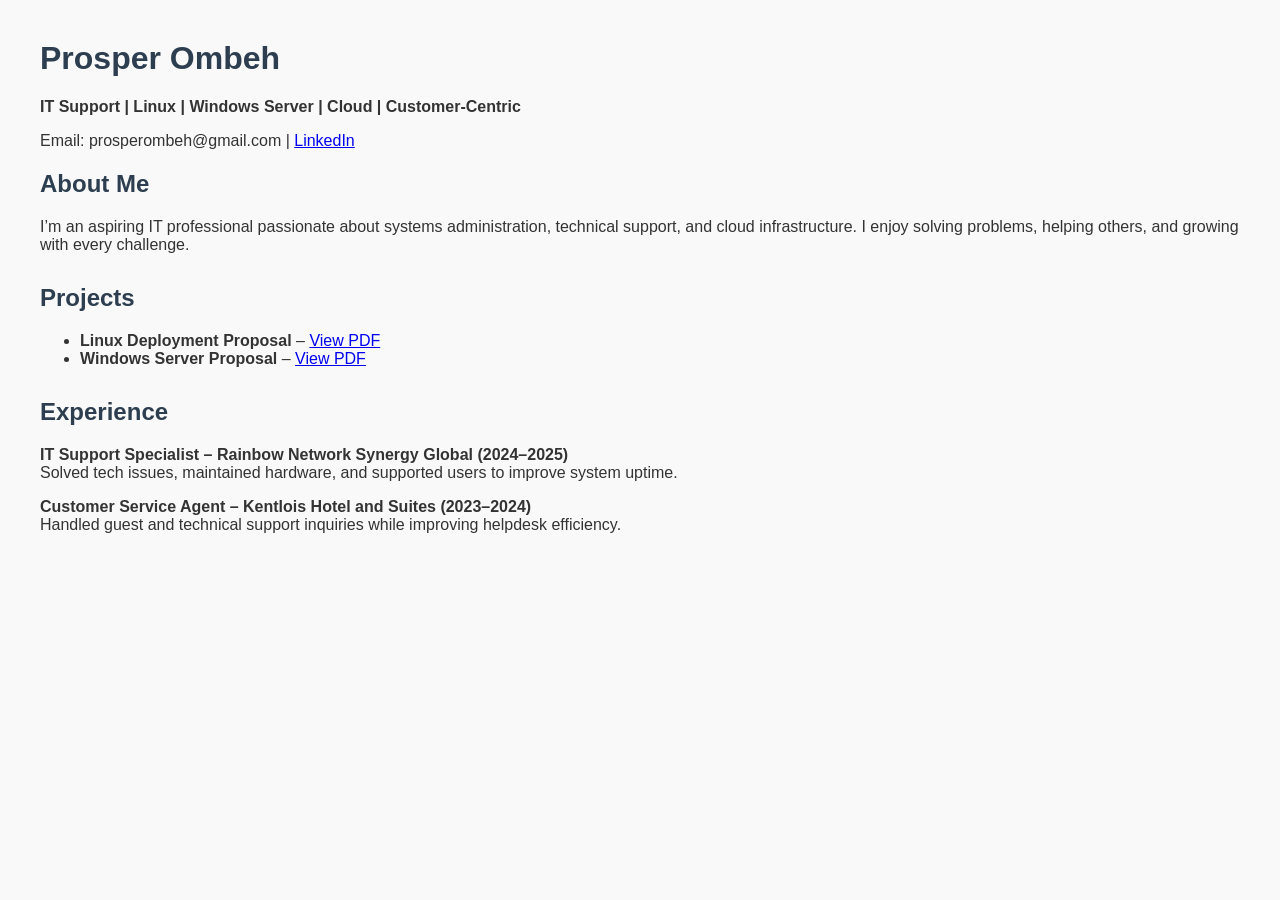
<file: index.html>
<!DOCTYPE html>
<html>
<head>
  <title>Prosper Ombeh - IT Portfolio</title>
  <meta charset="UTF-8">
  <style>
    body { font-family: Arial; margin: 40px; background: #f9f9f9; color: #333; }
    h1, h2 { color: #2c3e50; }
    .section { margin-bottom: 30px; }
  </style>
</head>
<body>
  <h1>Prosper Ombeh</h1>
  <p><strong>IT Support | Linux | Windows Server | Cloud | Customer-Centric</strong></p>
  <p>Email: prosperombeh@gmail.com | <a href="https://www.linkedin.com/in/prosper-ombeh/">LinkedIn</a></p>

  <div class="section">
    <h2>About Me</h2>
    <p>I’m an aspiring IT professional passionate about systems administration, technical support, and cloud infrastructure. I enjoy solving problems, helping others, and growing with every challenge.</p>
  </div>

  <div class="section">
    <h2>Projects</h2>
    <ul>
      <li><strong>Linux Deployment Proposal</strong> – <a href="https://github.com/starfire577/prosper-portfolio/blob/main/PromisedLand_Linux_Proposal.pdf">View PDF</a></li>
      <li><strong>Windows Server Proposal</strong> – <a href="https://github.com/starfire577/prosper-portfolio/blob/main/PromisedLand_WindowsServer_Proposal.pdf">View PDF</a></li>
    </ul>
  </div>

  <div class="section">
    <h2>Experience</h2>
    <p><strong>IT Support Specialist – Rainbow Network Synergy Global (2024–2025)</strong><br>
    Solved tech issues, maintained hardware, and supported users to improve system uptime.</p>

    <p><strong>Customer Service Agent – Kentlois Hotel and Suites (2023–2024)</strong><br>
    Handled guest and technical support inquiries while improving helpdesk efficiency.</p>
  </div>
</body>
</html>
</file>
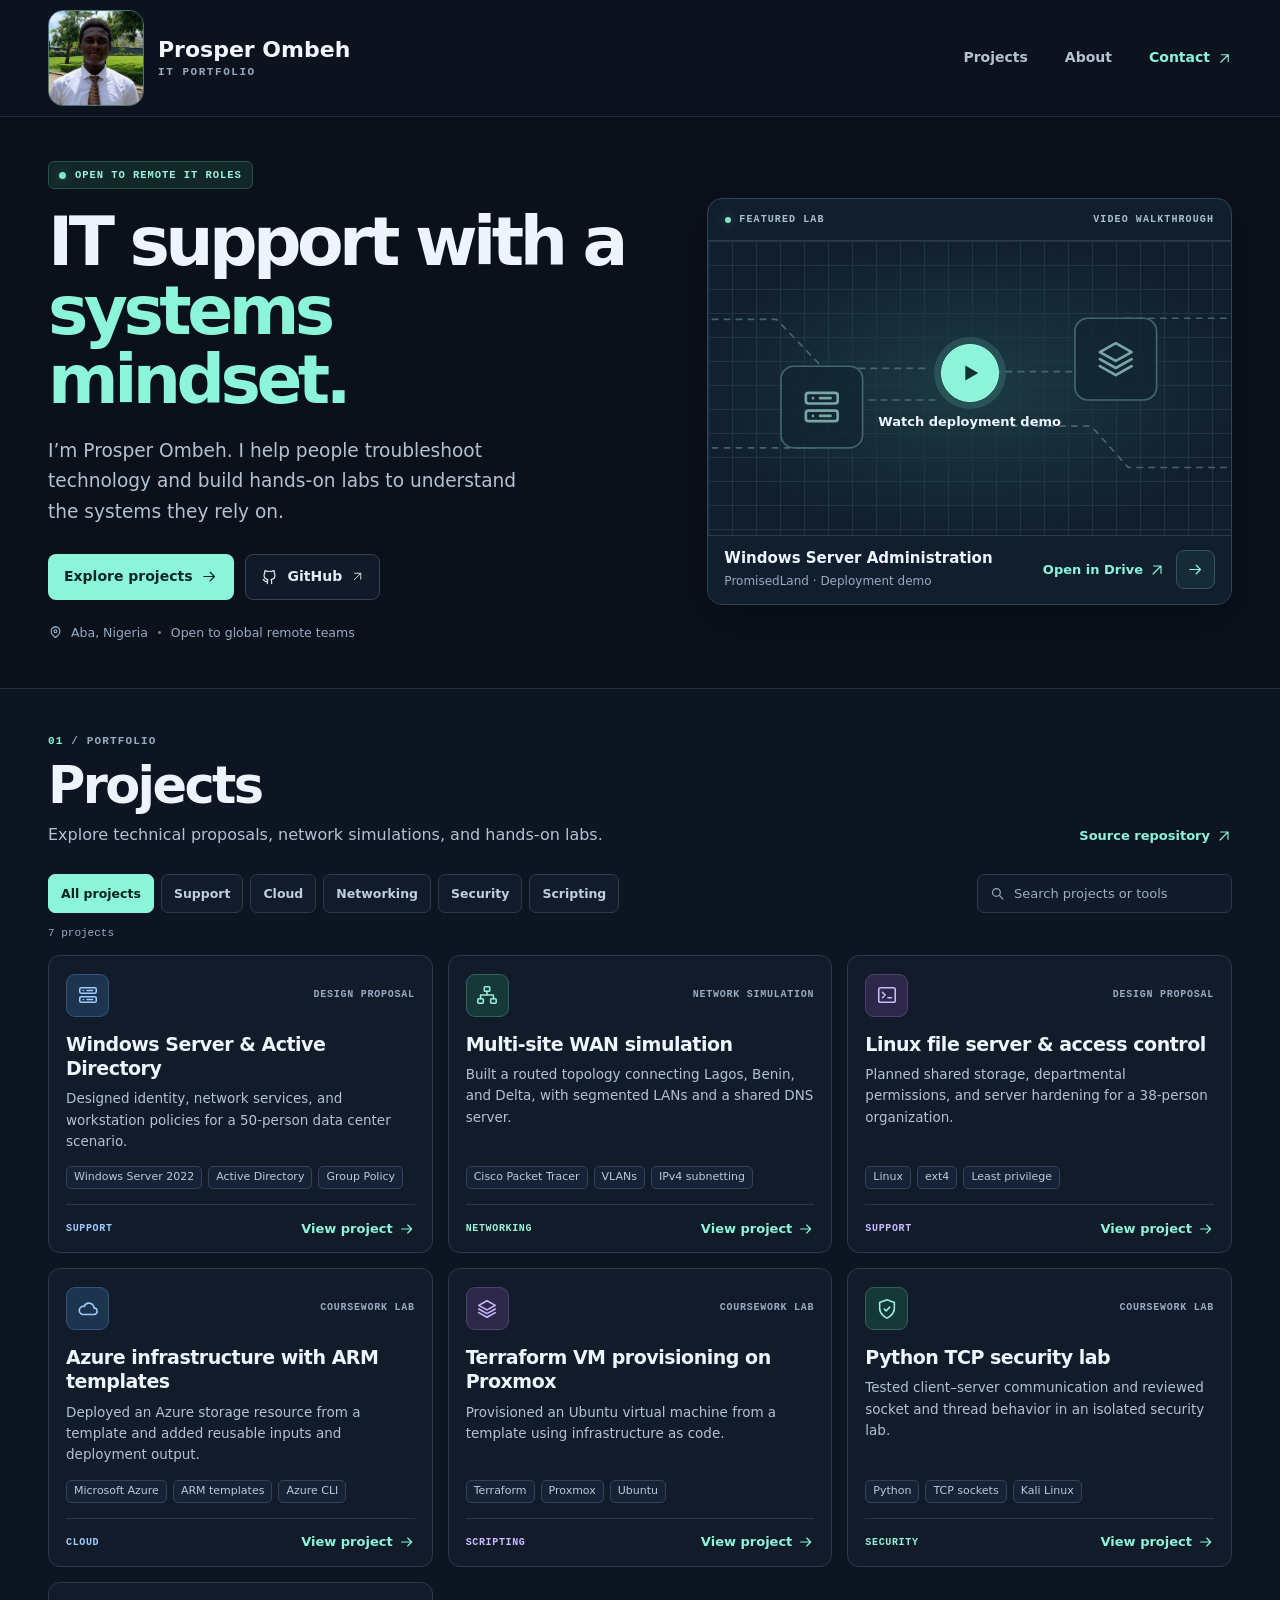
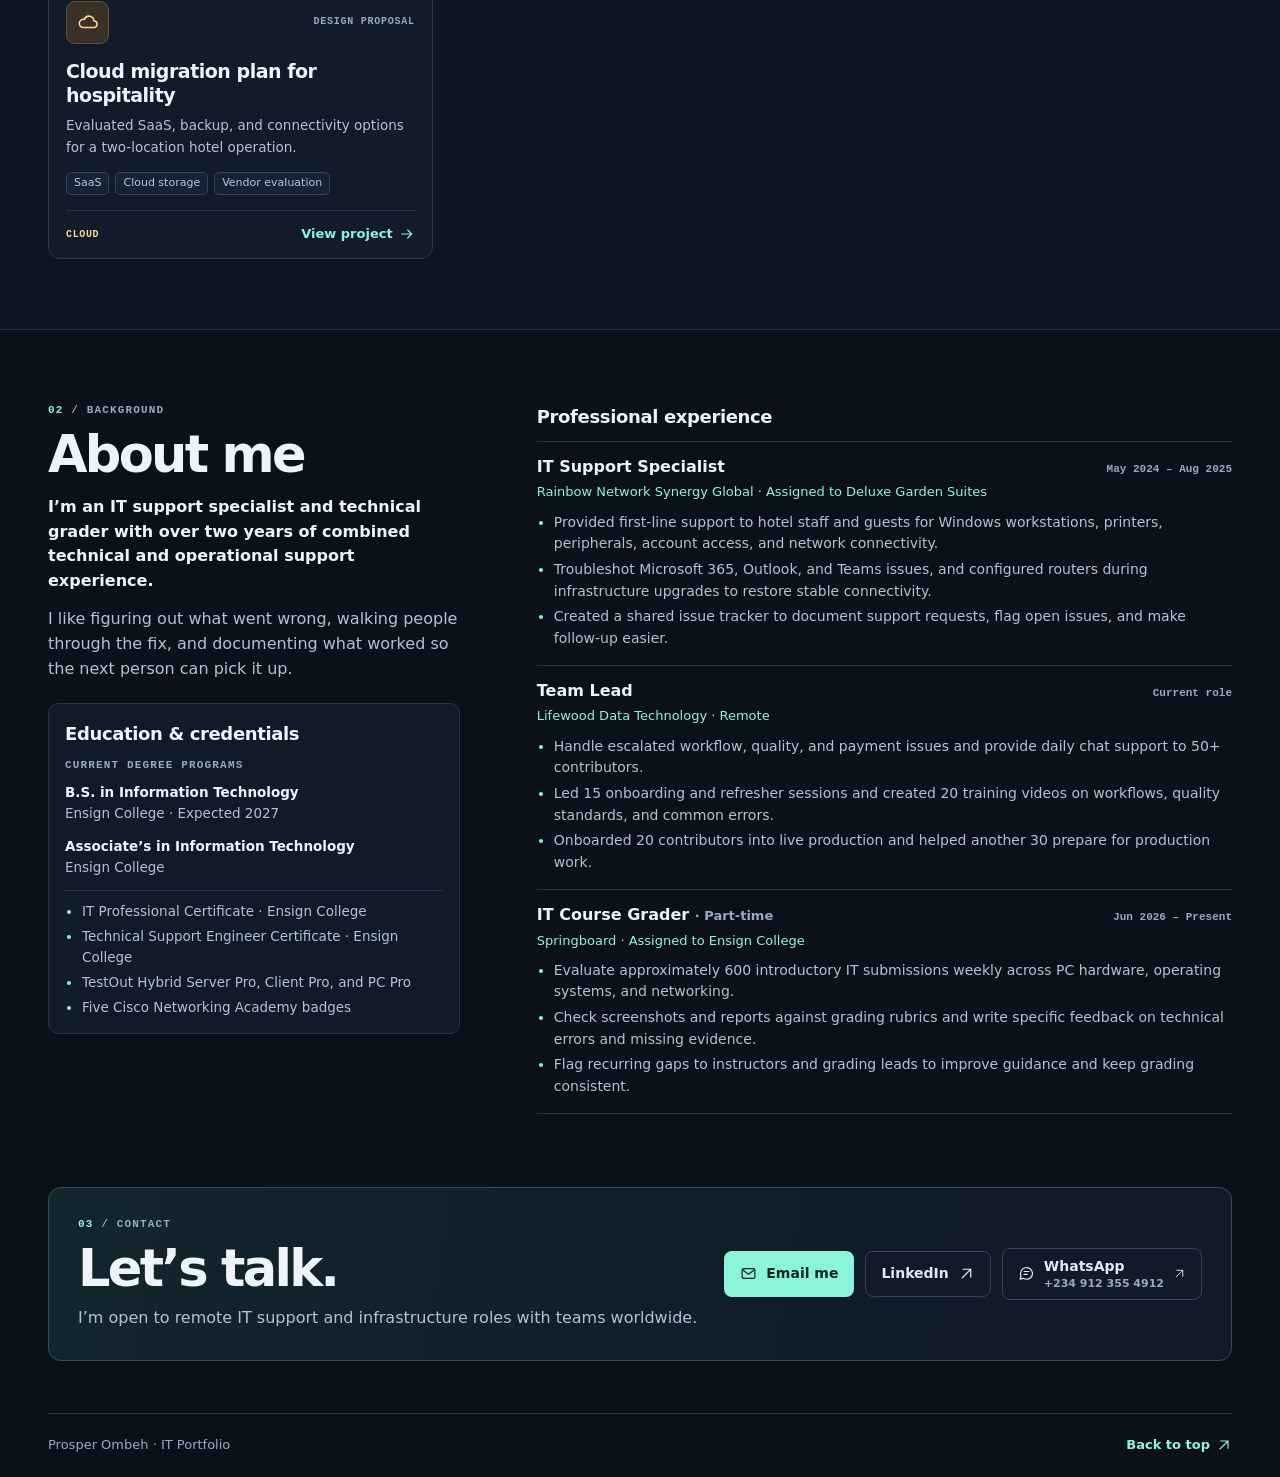
<file: docs/index.html>
<!doctype html>
<html lang="en">
<head>
  <meta charset="utf-8">
  <meta name="viewport" content="width=device-width, initial-scale=1">
  <meta name="robots" content="noindex, nofollow">
  <meta name="theme-color" content="#0b111b">
  <meta name="description" content="Prosper Ombeh’s IT portfolio featuring support, systems, cloud, networking, security, and scripting projects.">
  <title>Prosper Ombeh · IT Portfolio</title>
  <link rel="icon" href="mark.svg" type="image/svg+xml">
  <link rel="stylesheet" href="styles.css">
  <script type="module" src="app.js"></script>
</head>
<body>
  <a class="skip-link" href="#main">Skip to content</a>
  <svg class="symbols" xmlns="http://www.w3.org/2000/svg" aria-hidden="true">
    <symbol id="play" viewBox="0 0 24 24"><path d="M8 5.5 19 12 8 18.5Z" fill="currentColor" stroke="none"/></symbol>
    <symbol id="arrow" viewBox="0 0 24 24"><path d="M4 12h15m-6-6 6 6-6 6"/></symbol>
    <symbol id="external" viewBox="0 0 24 24"><path d="M6 18 18 6M7 6h11v11"/></symbol>
    <symbol id="pin" viewBox="0 0 24 24"><path d="M19 10c0 5-7 10-7 10S5 15 5 10a7 7 0 1 1 14 0Z"/><circle cx="12" cy="10" r="2.3"/></symbol>
    <symbol id="search" viewBox="0 0 24 24"><circle cx="10.5" cy="10.5" r="5.5"/><path d="m15 15 4.5 4.5"/></symbol>
    <symbol id="close" viewBox="0 0 24 24"><path d="m6 6 12 12M18 6 6 18"/></symbol>
    <symbol id="network" viewBox="0 0 24 24"><rect x="9" y="3" width="6" height="5" rx="1"/><rect x="2" y="16" width="6" height="5" rx="1"/><rect x="16" y="16" width="6" height="5" rx="1"/><path d="M12 8v4m-7 4v-4h14v4"/></symbol>
    <symbol id="server" viewBox="0 0 24 24"><rect x="3" y="4" width="18" height="6" rx="1.5"/><rect x="3" y="14" width="18" height="6" rx="1.5"/><path d="M7 7h.01M7 17h.01M11 7h6m-6 10h6"/></symbol>
    <symbol id="terminal" viewBox="0 0 24 24"><rect x="3" y="4" width="18" height="16" rx="2"/><path d="m7 9 3 3-3 3m6 0h4"/></symbol>
    <symbol id="cloud" viewBox="0 0 24 24"><path d="M7 18a4.5 4.5 0 1 1 .9-8.9 5.5 5.5 0 0 1 10.6 1.7A3.6 3.6 0 0 1 18 18H7Z"/></symbol>
    <symbol id="shield" viewBox="0 0 24 24"><path d="M12 22s8-3.8 8-10.5V5l-8-3-8 3v6.5C4 18.2 12 22 12 22Z"/><path d="m9 12 2 2 4-4"/></symbol>
    <symbol id="layers" viewBox="0 0 24 24"><path d="m12 3 9 5-9 5-9-5 9-5Zm-9 9 9 5 9-5M3 16l9 5 9-5"/></symbol>
    <symbol id="code" viewBox="0 0 24 24"><path d="m8 7-5 5 5 5m8-10 5 5-5 5m-3-14-2 18"/></symbol>
    <symbol id="file" viewBox="0 0 24 24"><path d="M13 3H6a1 1 0 0 0-1 1v16a1 1 0 0 0 1 1h12a1 1 0 0 0 1-1V9Zm0 0v6h6M8 13h8m-8 4h6"/></symbol>
    <symbol id="download" viewBox="0 0 24 24"><path d="M12 3v12m-5-5 5 5 5-5M4 16v4h16v-4"/></symbol>
    <symbol id="mail" viewBox="0 0 24 24"><rect x="3" y="5" width="18" height="14" rx="2"/><path d="m4 7 8 6 8-6"/></symbol>
    <symbol id="chat" viewBox="0 0 24 24"><path d="M20.5 11.5a8.5 8.5 0 0 1-12.9 7.3L3 20l1.2-4.5A8.5 8.5 0 1 1 20.5 11.5Z"/><path d="M8.5 9.2h7m-7 4h4.5"/></symbol>
    <symbol id="github" viewBox="0 0 24 24"><path d="M9 19c-4 1.2-4-2-6-2.5M15 22v-3.3a2.9 2.9 0 0 0-.8-2.3c2.7-.3 5.5-1.3 5.5-6A4.6 4.6 0 0 0 18.5 7a4.3 4.3 0 0 0-.1-3.2s-1-.3-3.4 1.2a12 12 0 0 0-6 0C6.6 3.5 5.6 3.8 5.6 3.8A4.3 4.3 0 0 0 5.5 7a4.6 4.6 0 0 0-1.2 3.4c0 4.7 2.8 5.7 5.5 6a2.9 2.9 0 0 0-.8 2.3V22"/></symbol>
  </svg>
  <header class="site-header" id="top">
    <div class="shell header-inner">
      <a class="brand" href="#top" aria-label="Prosper Ombeh, home">
        <span class="brand-portrait"><img src="portrait.jpg" width="1245" height="1245" alt=""></span>
        <span class="brand-name">Prosper Ombeh<span>IT PORTFOLIO</span></span>
      </a>
      <nav aria-label="Main navigation">
        <a href="#projects">Projects</a>
        <a href="#about">About</a>
        <a class="header-contact" href="#contact">Contact <svg aria-hidden="true" class="icon"><use href="#external"/></svg></a>
      </nav>
    </div>
  </header>
  <main id="main">
    <section class="hero shell" aria-labelledby="hero-title">
      <div class="hero-copy">
        <p class="status"><span></span> OPEN TO REMOTE IT ROLES</p>
        <h1 id="hero-title">IT support with a <em>systems mindset.</em></h1>
        <p class="hero-description">I’m Prosper Ombeh. I help people troubleshoot technology and build hands-on labs to understand the systems they rely on.</p>
        <div class="hero-actions">
          <a class="button primary" href="#projects">Explore projects <svg aria-hidden="true" class="icon"><use href="#arrow"/></svg></a>
          <a class="button secondary" href="https://github.com/starfire577/prosper-portfolio" target="_blank" rel="noopener noreferrer"><svg aria-hidden="true" class="icon"><use href="#github"/></svg> GitHub <svg aria-hidden="true" class="icon smaller"><use href="#external"/></svg></a>
        </div>
        <p class="location"><svg aria-hidden="true" class="icon"><use href="#pin"/></svg> Aba, Nigeria <span aria-hidden="true"></span> Open to global remote teams</p>
      </div>
      <figure class="featured-demo">
        <div class="figure-heading">
          <span><i></i> FEATURED LAB</span>
          <span>VIDEO WALKTHROUGH</span>
        </div>
        <div class="demo-stage" id="demo-stage">
          <a class="demo-launch" id="demo-launch" href="https://drive.google.com/file/d/1L9UBYK9mrcc87MhaOFdcZ8kkoHt_sCx8/view?usp=sharing" target="_blank" rel="noopener noreferrer">
            <svg class="demo-art" viewBox="0 0 480 260" aria-hidden="true">
              <path d="M-18 185H98l36-44h75m54-26h74l40-49h122M-18 67h81l43 45h97m76 53h73l34 38h114"/>
              <rect x="67" y="110" width="75" height="75" rx="12"/><rect x="337" y="66" width="75" height="75" rx="12"/>
              <use href="#server" x="85" y="128" width="39" height="39"/>
              <use href="#layers" x="355" y="84" width="39" height="39"/>
            </svg>
            <span class="demo-action">
              <span class="demo-play-icon"><svg aria-hidden="true" class="icon"><use href="#play"/></svg></span>
              <span>Watch deployment demo</span>
            </span>
          </a>
        </div>
        <figcaption>
          <span><strong>Windows Server Administration</strong><small>PromisedLand · Deployment demo</small></span>
          <div class="demo-links">
            <a class="text-link" href="https://drive.google.com/file/d/1L9UBYK9mrcc87MhaOFdcZ8kkoHt_sCx8/view?usp=sharing" target="_blank" rel="noopener noreferrer">Open in Drive <svg aria-hidden="true" class="icon"><use href="#external"/></svg></a>
            <a class="icon-button" href="#project/windows-server" aria-label="View Windows Server project"><svg aria-hidden="true" class="icon"><use href="#arrow"/></svg></a>
          </div>
        </figcaption>
      </figure>
    </section>

    <section class="work-section" id="projects" aria-labelledby="projects-title">
      <div class="shell">
        <p class="eyebrow"><span>01</span> / PORTFOLIO</p>
        <div class="section-heading">
          <div><h2 id="projects-title">Projects</h2><p>Explore technical proposals, network simulations, and hands-on labs.</p></div>
          <a class="text-link repo-link" href="https://github.com/starfire577/prosper-portfolio" target="_blank" rel="noopener noreferrer">Source repository <svg aria-hidden="true" class="icon"><use href="#external"/></svg></a>
        </div>
        <div class="filter-toolbar">
          <div class="filters" id="filters" role="group" aria-label="Filter projects by category"></div>
          <div class="searchbox" role="search">
            <svg aria-hidden="true" class="icon"><use href="#search"/></svg>
            <label for="project-search" class="visually-hidden">Search projects or tools</label>
            <input type="search" id="project-search" placeholder="Search projects or tools" autocomplete="off" spellcheck="false">
            <button class="icon-button search-clear" type="button" id="clear-search" aria-label="Clear search" hidden><svg aria-hidden="true" class="icon"><use href="#close"/></svg></button>
          </div>
        </div>
        <p class="result-count" id="result-count" role="status"></p>
        <div class="project-grid" id="project-grid"></div>
        <div class="empty-state" id="no-results" hidden>
          <svg aria-hidden="true" class="icon"><use href="#search"/></svg>
          <h3>No matching projects</h3>
          <p>Try another tool or keyword, or clear the current filters.</p>
          <button class="button secondary" id="reset-filters" type="button">Clear filters</button>
        </div>
        <noscript><p>Enable JavaScript to explore project details, or view the source repository using the link above.</p></noscript>
      </div>
    </section>

    <section class="about-section shell" id="about" aria-labelledby="about-title">
      <div class="about-profile">
        <p class="eyebrow"><span>02</span> / BACKGROUND</p>
        <h2 id="about-title">About me</h2>
        <p class="about-lede">I’m an IT support specialist and technical grader with over two years of combined technical and operational support experience.</p>
        <p>I like figuring out what went wrong, walking people through the fix, and documenting what worked so the next person can pick it up.</p>
      </div>
      <div class="experience">
        <h3>Professional experience</h3>
        <article class="experience-role">
          <div class="role-heading">
            <h4>IT Support Specialist</h4>
            <p class="role-period"><time datetime="2024-05">May 2024</time> – <time datetime="2025-08">Aug 2025</time></p>
          </div>
          <p class="role-company">Rainbow Network Synergy Global · Assigned to Deluxe Garden Suites</p>
          <ul>
            <li>Provided first-line support to hotel staff and guests for Windows workstations, printers, peripherals, account access, and network connectivity.</li>
            <li>Troubleshot Microsoft 365, Outlook, and Teams issues, and configured routers during infrastructure upgrades to restore stable connectivity.</li>
            <li>Created a shared issue tracker to document support requests, flag open issues, and make follow-up easier.</li>
          </ul>
        </article>
        <article class="experience-role">
          <div class="role-heading">
            <h4>Team Lead</h4>
            <p class="role-period">Current role</p>
          </div>
          <p class="role-company">Lifewood Data Technology · Remote</p>
          <ul>
            <li>Handle escalated workflow, quality, and payment issues and provide daily chat support to 50+ contributors.</li>
            <li>Led 15 onboarding and refresher sessions and created 20 training videos on workflows, quality standards, and common errors.</li>
            <li>Onboarded 20 contributors into live production and helped another 30 prepare for production work.</li>
          </ul>
        </article>
        <article class="experience-role">
          <div class="role-heading">
            <h4>IT Course Grader <span>· Part-time</span></h4>
            <p class="role-period"><time datetime="2026-06">Jun 2026</time> – Present</p>
          </div>
          <p class="role-company">Springboard · Assigned to Ensign College</p>
          <ul>
            <li>Evaluate approximately 600 introductory IT submissions weekly across PC hardware, operating systems, and networking.</li>
            <li>Check screenshots and reports against grading rubrics and write specific feedback on technical errors and missing evidence.</li>
            <li>Flag recurring gaps to instructors and grading leads to improve guidance and keep grading consistent.</li>
          </ul>
        </article>
      </div>
      <div class="credentials">
        <h3>Education &amp; credentials</h3>
        <section aria-labelledby="degree-programs-title">
          <h4 id="degree-programs-title" class="eyebrow">Current degree programs</h4>
          <p><strong>B.S. in Information Technology</strong><br>Ensign College · Expected 2027</p>
          <p><strong>Associate’s in Information Technology</strong><br>Ensign College</p>
        </section>
        <ul>
          <li>IT Professional Certificate · Ensign College</li>
          <li>Technical Support Engineer Certificate · Ensign College</li>
          <li>TestOut Hybrid Server Pro, Client Pro, and PC Pro</li>
          <li>Five Cisco Networking Academy badges</li>
        </ul>
      </div>
    </section>
    <section class="contact-section shell" id="contact" aria-labelledby="contact-title">
      <div class="contact-panel">
        <div><p class="eyebrow"><span>03</span> / CONTACT</p><h2 id="contact-title">Let’s talk.</h2><p>I’m open to remote IT support and infrastructure roles with teams worldwide.</p></div>
        <div class="contact-actions">
          <a class="button primary" href="mailto:prosperombeh@gmail.com"><svg aria-hidden="true" class="icon"><use href="#mail"/></svg> Email me</a>
          <a class="button secondary" href="https://www.linkedin.com/in/prosper-ombeh/" target="_blank" rel="noopener noreferrer">LinkedIn <svg aria-hidden="true" class="icon"><use href="#external"/></svg></a>
          <a class="button secondary whatsapp-link" href="https://wa.me/2349123554912" target="_blank" rel="noopener noreferrer"><svg aria-hidden="true" class="icon"><use href="#chat"/></svg> <span>WhatsApp <small>+234 912 355 4912</small></span><svg aria-hidden="true" class="icon smaller"><use href="#external"/></svg></a>
        </div>
      </div>
    </section>
  </main>
  <footer class="shell site-footer">
    <span>Prosper Ombeh · IT Portfolio</span>
    <a class="text-link" href="#top">Back to top <svg aria-hidden="true" class="icon"><use href="#external"/></svg></a>
  </footer>

  <template id="project-card">
    <article class="project-card">
      <div class="card-top"><span class="project-icon"></span><span class="project-type"></span></div>
      <h3></h3>
      <p class="project-summary"></p>
      <ul class="tags" aria-label="Tools"></ul>
      <div class="card-bottom"><span class="card-category"></span><a class="text-link case-link">View project <svg aria-hidden="true" class="icon"><use href="#arrow"/></svg></a></div>
    </article>
  </template>

  <dialog id="project-dialog" aria-labelledby="detail-title">
    <div class="dialog-inner">
      <div class="dialog-top"><span id="detail-kicker" class="eyebrow"></span><button class="icon-button dialog-close" type="button" id="close-project" aria-label="Close project details" autofocus><svg aria-hidden="true" class="icon"><use href="#close"/></svg></button></div>
      <div id="detail-content"></div>
    </div>
  </dialog>
</body>
</html>
</file>
<file: docs/styles.css>
:root {
  color-scheme: dark;
  --base: #0b111b;
  --surface: #101a29;
  --card: #111b2a;
  --line: #263447;
  --strong: #edf4fc;
  --text: #b3c2d3;
  --subtle: #97aac1;
  --mint: #8cf4d8;
  --mono: ui-monospace, "Cascadia Mono", "SFMono-Regular", Consolas, monospace;
  --font: "Inter", "Aptos", "Segoe UI", system-ui, sans-serif;
}

*, *::before, *::after { box-sizing: border-box; }
html { scroll-behavior: smooth; }
body { margin: 0; color: var(--strong); background: var(--base); font: 16px/1.55 var(--font); }
body:has(dialog[open]) { overflow: hidden; }
[hidden] { display: none !important; }
h1, h2, h3, h4, p, figure, dl, dd { margin: 0; }
a { color: inherit; text-decoration: none; }
button, input { font: inherit; }
button { color: inherit; }
button, a { -webkit-tap-highlight-color: transparent; }
:focus-visible { outline: 2px solid var(--mint); outline-offset: 4px; }
::selection { color: var(--base); background: var(--mint); }
.shell { width: min(1190px, calc(100% - 96px)); margin-inline: auto; }
.symbols { position: absolute; width: 0; height: 0; overflow: hidden; }
.icon { width: 20px; height: 20px; flex: none; fill: none; stroke: currentColor; stroke-width: 1.7; stroke-linecap: round; stroke-linejoin: round; }
.icon.smaller { width: 15px; height: 15px; }
.visually-hidden, .skip-link:not(:focus) { position: absolute; width: 1px; height: 1px; padding: 0; overflow: hidden; clip-path: inset(50%); white-space: nowrap; }
.skip-link:focus { position: absolute; z-index: 2; top: 12px; left: 12px; padding: 10px 14px; color: var(--base); background: var(--mint); }
section[id] { scroll-margin-top: 28px; }

.site-header { border-bottom: 1px solid #1e2b3b; background: #0c131e; }
.header-inner, .brand, .header-inner nav { display: flex; align-items: center; }
.header-inner { min-height: 116px; justify-content: space-between; gap: 20px; }
.brand { flex: none; gap: 14px; }
.brand-portrait { display: block; width: 96px; height: 96px; flex: none; overflow: hidden; border: 1px solid #477571; border-radius: 15px; background: #162d30; }
.brand-portrait img { display: block; width: 100%; height: 100%; object-fit: cover; transform: scale(1.5); transform-origin: 50% 39%; }
.brand-name { display: grid; gap: 5px; color: #f4f7fd; font-size: 22px; font-weight: 680; line-height: 1.1; }
.brand-name > span { color: var(--subtle); font: 550 11px/1 var(--mono); letter-spacing: .14em; }
.header-inner nav { gap: clamp(18px, 3vw, 37px); color: var(--text); font-size: 14px; font-weight: 560; }
.header-inner nav a:hover { color: var(--mint); }
.header-contact { display: inline-flex; align-items: center; gap: 7px; color: var(--mint); }
.header-contact .icon { width: 15px; height: 15px; }

.hero { display: grid; grid-template-columns: 1.13fr 1fr; align-items: center; gap: clamp(30px, 5.2vw, 78px); min-height: 480px; padding-block: 44px 46px; }
.hero-copy { min-width: 0; }
.status { display: inline-flex; align-items: center; gap: 9px; padding: 7px 10px; border: 1px solid #2a504e; border-radius: 6px; background: #112728; color: #9cf3dc; font: 650 10.5px/1.15 var(--mono); letter-spacing: .09em; }
.status > span, .figure-heading i { width: 7px; height: 7px; flex: none; border-radius: 100%; background: #80e6c9; box-shadow: 0 0 12px #80e6c960; }
.hero h1 { margin-top: 18px; font-size: clamp(44px, 5.3vw, 76px); font-weight: 750; line-height: 1.02; letter-spacing: -.067em; }
.hero h1 em { display: block; color: var(--mint); font-style: normal; }
.hero-description { max-width: 490px; margin-top: 21px; color: var(--text); font-size: clamp(16px, 1.45vw, 19px); line-height: 1.65; }
.hero-actions, .contact-actions { display: flex; align-items: center; gap: 11px; flex-wrap: wrap; }
.hero-actions { margin-top: 26px; }
.button { min-height: 46px; display: inline-flex; align-items: center; justify-content: center; gap: 9px; padding: 9px 15px; border: 1px solid transparent; border-radius: 8px; cursor: pointer; font-size: 14px; font-weight: 700; line-height: 1.2; transition: background-color .18s, border-color .18s, color .18s; }
.button .icon { width: 17px; height: 17px; }
.button .smaller { width: 13px; height: 13px; }
.button.primary { color: #0d2724; background: var(--mint); }
.button.primary:hover { background: #b7ffe9; }
.button.secondary { color: #e1eaf5; background: #101a29; border-color: #344257; }
.button.secondary:hover { color: var(--mint); background: #182738; border-color: #527570; }
.location { display: flex; align-items: center; gap: 8px; flex-wrap: wrap; margin-top: 23px; color: var(--subtle); font-size: 12.5px; }
.location .icon { width: 15px; height: 15px; color: #a9c0d6; }
.location > span { width: 3px; height: 3px; margin-inline: 2px; border-radius: 50%; background: #718399; }

.featured-demo { min-width: 0; overflow: hidden; border: 1px solid #2e4557; border-radius: 15px; background: #111e2d; box-shadow: 0 14px 45px #03070e73; }
.figure-heading { display: flex; justify-content: space-between; gap: 10px; padding: 14px 17px; border-bottom: 1px solid #293b4d; color: #a8bfd1; font: 650 10px/1.3 var(--mono); letter-spacing: .11em; }
.figure-heading > span:first-child { display: flex; align-items: center; gap: 8px; }
.figure-heading i { width: 6px; height: 6px; }
.demo-stage { position: relative; aspect-ratio: 16 / 9; background: #0a121d; }
.demo-stage iframe { display: block; width: 100%; height: 100%; border: 0; }
.demo-launch { position: relative; display: grid; height: 100%; place-items: center; overflow: hidden; background: radial-gradient(ellipse at center, #1c3b43, transparent 75%), repeating-linear-gradient(90deg, #213347 0 1px, transparent 1px 24px), repeating-linear-gradient(#213347 0 1px, transparent 1px 24px), #111e2d; }
.demo-launch:focus-visible { outline-offset: -4px; }
.demo-art { position: absolute; width: 100%; height: 100%; fill: #122433; stroke: #537e89; stroke-width: 1.5; stroke-linecap: round; stroke-linejoin: round; opacity: .72; pointer-events: none; }
.demo-art > path { fill: none; stroke-dasharray: 5 6; }
.demo-art use { fill: none; stroke: #9ed6d0; }
.demo-action { position: relative; display: grid; justify-items: center; gap: 10px; color: var(--strong); font-size: 13px; font-weight: 690; }
.demo-play-icon { display: grid; place-items: center; width: 58px; height: 58px; border: 1px solid #a7ffe8; border-radius: 50%; color: #11312c; background: var(--mint); box-shadow: 0 0 0 7px #77eed526; transition: background-color .18s, box-shadow .18s; }
.demo-play-icon .icon { width: 28px; height: 28px; }
.demo-launch:hover .demo-play-icon { background: #b7ffe9; box-shadow: 0 0 0 10px #77eed52e; }
.featured-demo figcaption { display: flex; justify-content: space-between; align-items: center; flex-wrap: wrap; gap: 9px 14px; padding: 13px 16px; border-top: 1px solid #293b4d; background: #111e2e; }
.featured-demo figcaption strong { display: block; font-size: 15px; line-height: 1.25; }
.featured-demo figcaption small { display: block; margin-top: 4px; color: var(--subtle); font-size: 12px; }
.demo-links { display: flex; align-items: center; gap: 11px; }
.demo-links .text-link { min-height: 39px; }
.icon-button { display: inline-flex; justify-content: center; align-items: center; width: 39px; height: 39px; flex: none; border: 1px solid #36515f; border-radius: 8px; background: #172a38; color: var(--mint); cursor: pointer; }
.icon-button:hover { background: #224243; border-color: #5d8b85; }
.demo-links .icon-button .icon { width: 17px; height: 17px; }

.work-section { padding-block: 45px 70px; border-block: 1px solid #233044; background: #0d1522; }
.eyebrow { color: var(--subtle); font: 650 11px/1.45 var(--mono); letter-spacing: .105em; text-transform: uppercase; }
.eyebrow > span { color: var(--mint); }
.section-heading { display: flex; align-items: flex-end; justify-content: space-between; gap: 20px; margin-top: 8px; }
h2 { font-size: clamp(32px, 4vw, 51px); font-weight: 735; line-height: 1.08; letter-spacing: -.052em; }
.section-heading p, .contact-panel p:last-child { margin-top: 10px; color: var(--text); }
.text-link { display: inline-flex; align-items: center; gap: 6px; color: var(--mint); font-size: 13px; font-weight: 650; }
.text-link:hover { text-decoration: underline; text-underline-offset: 4px; }
.text-link .icon { width: 16px; height: 16px; }
.repo-link { flex: none; padding-bottom: 2px; }

.filter-toolbar { display: flex; align-items: center; justify-content: space-between; gap: 16px; margin-top: 26px; }
.filters { display: flex; flex-wrap: wrap; align-items: center; gap: 7px; }
.filter { min-height: 39px; padding: 6px 12px; border: 1px solid #2a3a4d; border-radius: 7px; background: #111b29; color: #bfcede; cursor: pointer; font-size: 12.5px; font-weight: 650; white-space: nowrap; }
.filter:hover { color: var(--mint); border-color: #547675; }
.filter[aria-pressed="true"] { color: #09251e; border-color: var(--mint); background: var(--mint); }
.searchbox { display: flex; align-items: center; gap: 8px; width: min(100%, 255px); min-height: 39px; padding-inline: 11px 5px; border: 1px solid #2a3a4d; border-radius: 7px; background: #101a28; color: var(--subtle); }
.searchbox:focus-within { border-color: var(--mint); box-shadow: 0 0 0 1px var(--mint); }
.searchbox > .icon { width: 17px; height: 17px; }
.searchbox input { min-width: 0; width: 100%; height: 37px; padding: 0; border: 0; outline: 0; background: transparent; color: var(--strong); font-size: 13px; }
.searchbox input::placeholder { color: #9caec4; }
.searchbox input::-webkit-search-cancel-button { appearance: none; }
.search-clear { width: 28px; height: 28px; border: 0; background: none; color: var(--text); }
.search-clear .icon { width: 15px; height: 15px; }
.result-count { min-height: 18px; margin-block: 13px 11px; color: var(--subtle); font: 500 11px/1.45 var(--mono); }
.project-grid { display: grid; grid-template-columns: repeat(3, minmax(0, 1fr)); gap: 15px; }
.project-card { display: flex; flex-direction: column; min-width: 0; padding: 18px 17px 0; border: 1px solid #2a394c; border-radius: 12px; background: var(--card); transition: border-color .18s, background-color .18s; }
.project-card:hover, .project-card:focus-within { border-color: #526b80; background: #152133; }
[data-color="blue"] { --project-accent: #9fcbff; --project-tint: #1c344e; --project-border: #345579; }
[data-color="mint"] { --project-accent: #9af0d8; --project-tint: #173839; --project-border: #34615c; }
[data-color="violet"] { --project-accent: #cdbbff; --project-tint: #2d2749; --project-border: #4e416e; }
[data-color="amber"] { --project-accent: #f9d599; --project-tint: #3b3026; --project-border: #645039; }
.card-top { display: flex; justify-content: space-between; align-items: center; gap: 8px; }
.project-icon { display: grid; place-items: center; width: 43px; height: 43px; border: 1px solid var(--project-border); border-radius: 9px; background: var(--project-tint); color: var(--project-accent); }
.project-icon .icon { width: 22px; height: 22px; }
.project-type { color: var(--subtle); font: 600 10px/1.25 var(--mono); text-transform: uppercase; letter-spacing: .075em; }
.project-card h3 { margin-top: 15px; font-size: 19px; font-weight: 680; line-height: 1.28; letter-spacing: -.025em; }
.project-summary { flex: 1; margin-top: 8px; color: var(--text); font-size: 13.5px; line-height: 1.58; }
.tags { display: flex; flex-wrap: wrap; gap: 6px; margin: 14px 0 0; padding: 0; list-style: none; }
.tags li { padding: 3px 7px; border: 1px solid #324258; border-radius: 5px; color: #b9c9dc; background: #162235; font-size: 11px; line-height: 1.35; }
.card-bottom { display: flex; justify-content: space-between; align-items: center; gap: 8px; min-height: 48px; margin-top: 15px; border-top: 1px solid #28364a; }
.card-category { color: var(--project-accent); font: 600 10px/1.3 var(--mono); text-transform: uppercase; letter-spacing: .065em; }
.case-link { min-height: 42px; }
.empty-state { padding: 35px 18px; border: 1px dashed #3c5068; border-radius: 12px; text-align: center; }
.empty-state > .icon { color: var(--mint); width: 25px; height: 25px; }
.empty-state h3 { margin-top: 4px; font-size: 20px; }
.empty-state p { margin-block: 7px 16px; color: var(--text); }

.about-section { display: grid; grid-template-columns: minmax(0, .8fr) minmax(0, 1.35fr); grid-template-rows: auto 1fr; grid-template-areas: "profile experience" "credentials experience"; align-items: start; gap: 22px clamp(28px, 6vw, 80px); padding-block: 73px; }
.about-profile { grid-area: profile; }
.about-section h2, .contact-panel h2 { margin-top: 8px; }
.about-profile > p:not(.eyebrow) { max-width: 46ch; margin-top: 13px; color: var(--text); }
.about-profile > p.about-lede { color: var(--strong); font-weight: 600; }
.about-section h3 { font-size: 18px; font-weight: 680; letter-spacing: -.02em; }
.credentials { grid-area: credentials; padding: 16px; border: 1px solid var(--line); border-radius: 10px; background: var(--surface); }
.credentials h4 { margin-top: 10px; }
.credentials p, .credentials li { color: var(--text); font-size: 13.5px; }
.credentials p { margin-top: 8px; }
.credentials p + p { margin-top: 12px; }
.credentials strong { color: var(--strong); }
.credentials ul, .experience-role ul { margin: 9px 0 0; padding-left: 17px; }
.credentials > ul { margin-top: 12px; padding-top: 10px; border-top: 1px solid var(--line); }
.credentials li + li, .experience-role li + li { margin-top: 4px; }
.credentials li::marker, .experience-role li::marker { color: var(--mint); }
.experience { grid-area: experience; }
.experience > h3 { margin: 0 0 10px; }
.experience-role { padding: 13px 0 15px; border-top: 1px solid var(--line); }
.experience-role:last-child { border-bottom: 1px solid var(--line); }
.role-heading { display: flex; flex-wrap: wrap; align-items: baseline; justify-content: space-between; gap: 3px 14px; }
.role-heading h4 { font-size: 16px; font-weight: 680; }
.role-heading h4 span { color: var(--subtle); font-size: 13px; font-weight: 550; }
.role-period { color: var(--subtle); font: 550 11px/1.5 var(--mono); }
.role-company { margin-top: 3px; color: var(--mint); font-size: 13px; }
.experience-role li { color: var(--text); font-size: 14px; }
.contact-section { padding-bottom: 52px; }
.contact-panel { display: flex; justify-content: space-between; align-items: center; gap: 24px; padding: 29px; border: 1px solid #345152; border-radius: 13px; background: linear-gradient(100deg, #13252d, #101a29 80%); }
.contact-actions { flex: none; }
.whatsapp-link small { display: block; margin-top: 2px; color: var(--subtle); font-size: 11px; font-weight: 550; white-space: nowrap; }
.site-footer { display: flex; align-items: center; justify-content: space-between; gap: 10px; min-height: 64px; border-top: 1px solid var(--line); color: var(--subtle); font-size: 13px; }

dialog { width: min(690px, calc(100% - 36px)); max-height: min(88dvh, 900px); padding: 0; overflow: auto; border: 1px solid #415870; border-radius: 15px; color: var(--strong); background: #101b2a; box-shadow: 0 18px 85px #000a; overscroll-behavior: contain; }
dialog::backdrop { background: #050910c9; backdrop-filter: blur(5px); }
.dialog-top { position: sticky; z-index: 1; top: 0; display: flex; align-items: center; justify-content: space-between; gap: 12px; min-height: 57px; padding: 7px 25px; border-bottom: 1px solid #29394d; background: #101b2a; }
.dialog-top .eyebrow { color: var(--project-accent); }
.dialog-close { width: 37px; height: 37px; }
#detail-content { padding: 24px 25px 29px; }
.detail-header h2 { font-size: clamp(29px, 4.7vw, 43px); }
.detail-header p { margin-top: 10px; color: var(--text); font-size: 16px; }
.detail-section { margin-top: 21px; padding-top: 17px; border-top: 1px solid #2c3b4f; }
.detail-section h3 { margin-bottom: 7px; color: var(--strong); font-size: 15px; font-weight: 710; }
.detail-section p, .detail-section ul { color: var(--text); font-size: 14px; line-height: 1.65; }
.detail-work { margin: 0; padding-left: 19px; }
.detail-work li + li { margin-top: 4px; }
.detail-work li::marker { color: var(--project-accent); }
.evidence { display: grid; gap: 8px; }
.evidence-preview { display: block; width: 100%; height: auto; border: 1px solid #3a4c61; border-radius: 7px; }
.evidence-link { display: flex; align-items: center; gap: 8px; min-height: 43px; padding: 7px 10px; border: 1px solid #374c62; border-radius: 7px; color: var(--mint); background: #142538; font-size: 13px; font-weight: 650; }
.evidence-link:hover { background: #1a3644; }
.evidence-link .icon { width: 17px; height: 17px; }
.evidence-link small { margin-left: auto; color: var(--subtle); font: 650 10px/1 var(--mono); }
.coursework-note { margin-top: 19px; color: var(--subtle); font: 500 11px/1.5 var(--mono); }

@media (max-width: 1050px) {
  .shell { width: calc(100% - 64px); }
  .hero { min-height: 440px; }
  .project-card { padding-inline: 14px; }
}
@media (max-width: 820px) {
  .hero { gap: 25px; padding-block: 43px; }
  .hero h1 { font-size: clamp(39px, 6.2vw, 54px); }
  .filter-toolbar { align-items: flex-start; flex-direction: column; gap: 10px; }
  .project-grid { grid-template-columns: repeat(2, minmax(0, 1fr)); }
  .contact-panel { align-items: flex-start; flex-direction: column; }
}
@media (max-width: 620px) {
  .shell { width: calc(100% - 36px); }
  .header-inner { min-height: 96px; gap: 10px; }
  .brand { gap: 11px; }
  .brand-name { font-size: 18px; }
  .brand-name > span { font-size: 10px; }
  .brand-portrait { width: 78px; height: 78px; border-radius: 13px; }
  .header-inner nav { gap: 14px; font-size: 12px; }
  .header-contact { gap: 3px; }
  .header-contact .icon { display: none; }
  .hero { grid-template-columns: 1fr; padding-block: 37px 36px; gap: 28px; }
  .hero h1 { font-size: clamp(41px, 9.5vw, 57px); }
  .hero-description { margin-top: 15px; }
  .hero-actions { margin-top: 19px; }
  .location { margin-top: 16px; }
  .figure-heading, .featured-demo figcaption { padding: 11px 13px; }
  .work-section { padding-block: 38px 47px; }
  .section-heading { align-items: flex-start; flex-direction: column; gap: 8px; }
  .section-heading p { font-size: 14px; }
  .filter-toolbar { margin-top: 17px; }
  .filter { min-height: 41px; }
  .searchbox { width: 100%; }
  .about-section { grid-template-columns: minmax(0, 1fr); grid-template-rows: auto; grid-template-areas: "profile" "experience" "credentials"; gap: 27px; padding-block: 45px; }
  .contact-panel { padding: 21px; }
  .contact-section { padding-bottom: 32px; }
  .dialog-top { padding-inline: 17px; }
  #detail-content { padding: 18px 17px 21px; }
}
@media (max-width: 470px) {
  .project-grid { grid-template-columns: 1fr; }
  .project-card { padding-inline: 16px; }
}
@media (max-width: 450px) {
  .header-inner { flex-direction: column; align-items: flex-start; gap: 7px; padding-block: 9px 7px; }
  .header-inner nav { width: min(100%, 245px); justify-content: space-between; min-height: 31px; }
  .brand-portrait { width: 68px; height: 68px; }
}
@media (prefers-reduced-motion: reduce) {
  *, *::before, *::after { scroll-behavior: auto !important; transition: none !important; }
}
</file>
